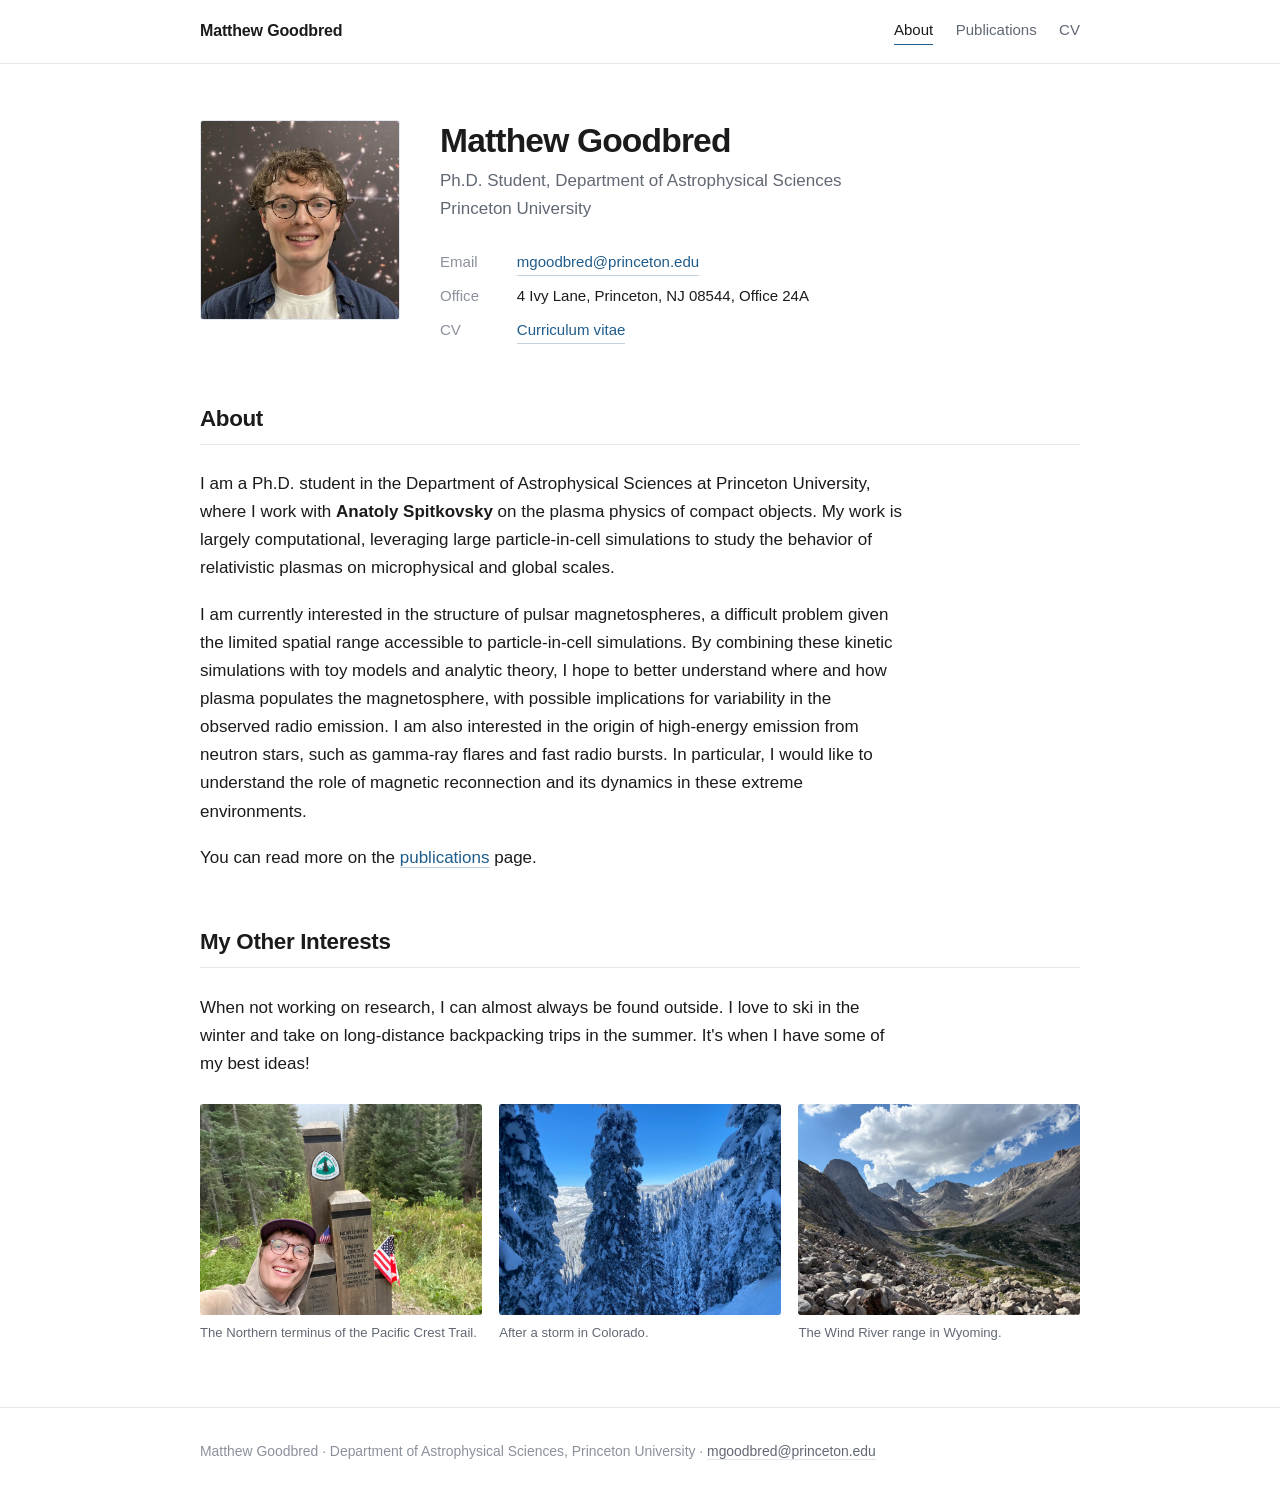
<file: index.html>
<!DOCTYPE html>
<html lang="en">
<head>
<meta charset="utf-8">
<meta name="viewport" content="width=device-width, initial-scale=1">
<title>Matthew Goodbred</title>
<meta name="description" content="Matthew Goodbred — Ph.D. student in Astrophysical Sciences at Princeton University, studying the plasma physics of pulsar magnetospheres and relativistic magnetic reconnection.">
<link rel="stylesheet" href="assets/css/style.css">
</head>
<body>

<header class="site-header">
  <div class="wrap">
    <a class="brand" href="index.html">Matthew Goodbred</a>
    <nav class="nav">
      <a href="index.html" aria-current="page">About</a>
      <!-- <a href="research.html">Research</a> -->
      <a href="publications.html">Publications</a>
      <a href="cv.html">CV</a>
    </nav>
  </div>
</header>

<main>
  <div class="wrap">

    <div class="hero">
      <img class="portrait" src="assets/img/portrait.jpg" alt="Matthew Goodbred">

      <div>
        <h1>Matthew Goodbred</h1>
        <p class="affil">
          <span>Ph.D. Student, Department of Astrophysical Sciences</span>
          <span>Princeton University</span>
        </p>
        <ul class="contact-list">
          <li><span class="label">Email</span> <a href="mailto:mgoodbred@princeton.edu">mgoodbred@princeton.edu</a></li>
          <li><span class="label">Office</span> <span>4 Ivy Lane, Princeton, NJ 08544, Office 24A</span></li>
          <li><span class="label">CV</span> <a href="cv.html">Curriculum vitae</a></li>
          <!-- Add when you have them:
          <li><span class="label">Scholar</span> <a href="">Google Scholar</a></li>
          <li><span class="label">ADS</span> <a href="">NASA ADS</a></li>
          <li><span class="label">ORCID</span> <a href="">0000-0000-0000-0000</a></li>
          <li><span class="label">GitHub</span> <a href="">@matthewgoodbred</a></li>
          -->
        </ul>
      </div>
    </div>

    <section>
      <h2 class="section-title">About</h2>
      <div class="prose">
        <p>
          I am a Ph.D. student in the Department of Astrophysical Sciences at Princeton
          University, where I work with <strong>Anatoly Spitkovsky</strong> on the plasma
          physics of compact objects. My work is largely computational, leveraging large particle-in-cell simulations
           to study the behavior of relativistic plasmas on microphysical and global scales.
           <!-- I run large
          three-dimensional particle-in-cell simulations to follow the behavior of
          relativistic plasmas from the scale of individual particle orbits up to the
          global structure of a neutron star's magnetosphere. -->
        </p>
        <p>
          I am currently interested in the structure of pulsar magnetospheres, a difficult problem 
          given the limited spatial range accessible to particle-in-cell simulations. By combining these 
          kinetic simulations with toy models and analytic theory, I hope to better understand where and how 
          plasma populates the magnetosphere, with possible implications for variability in the observed radio emission. 
          I am also interested in the origin of high-energy emission from neutron stars, such as gamma-ray flares and fast radio bursts.
          In particular, I would like to understand the role of magnetic reconnection and its dynamics in these extreme environments. 

          <!-- Right now I am most interested in what happens inside the closed zone of a
          pulsar magnetosphere — how the trapped charge settles into a disk-dome
          equilibrium, how the diocotron instability breaks that equilibrium, and how the
          resulting slow transport of charge across field lines might show up in the
          radio emission we actually observe. Before Princeton I worked on the theory of
          relativistic magnetic reconnection, which remains a central thread in my
          research. -->
        </p>
        <p>
          <!-- I did my undergraduate work at Dartmouth College, graduating with high honors in
          physics in 2023, where I worked with <strong>Yi-Hsin Liu</strong> on the
          first-principles theory of the reconnection rate.  -->
          <!-- You can read more on the
          <a href="research.html">research</a> and <a href="publications.html">publications</a>
          pages. -->
          You can read more on the <a href="publications.html">publications</a> page.
        </p>
      </div>
    </section>

    <section>
      <h2 class="section-title">My Other Interests</h2>
      <div class="prose">
        <p>
          When not working on research, I can almost always be found outside. 
          I love to ski in the winter and take on long-distance backpacking trips in the summer.
          It's when I have some of my best ideas!
        </p>
      </div>

      <div class="photo-grid">
        <!-- Replace each src with your own photo and rewrite the captions.
             Any aspect ratio works; they are cropped to 4:3. -->
        <figure>
          <img src="assets/img/pct.png" alt="PCT">
          <figcaption>The Northern terminus of the Pacific Crest Trail.</figcaption>
        </figure>
        <figure>
          <img src="assets/img/snow_small.png" alt="Snow">
          <figcaption>After a storm in Colorado.</figcaption>
        </figure>
        <figure>
          <img src="assets/img/winds_small.png" alt="Winds">
          <figcaption>The Wind River range in Wyoming.</figcaption>
        </figure>
      </div>
    </section>

  </div>
</main>

<footer class="site-footer">
  <div class="wrap">
    Matthew Goodbred · Department of Astrophysical Sciences, Princeton University ·
    <a href="mailto:mgoodbred@princeton.edu">mgoodbred@princeton.edu</a>
  </div>
</footer>

</body>
</html>
</file>
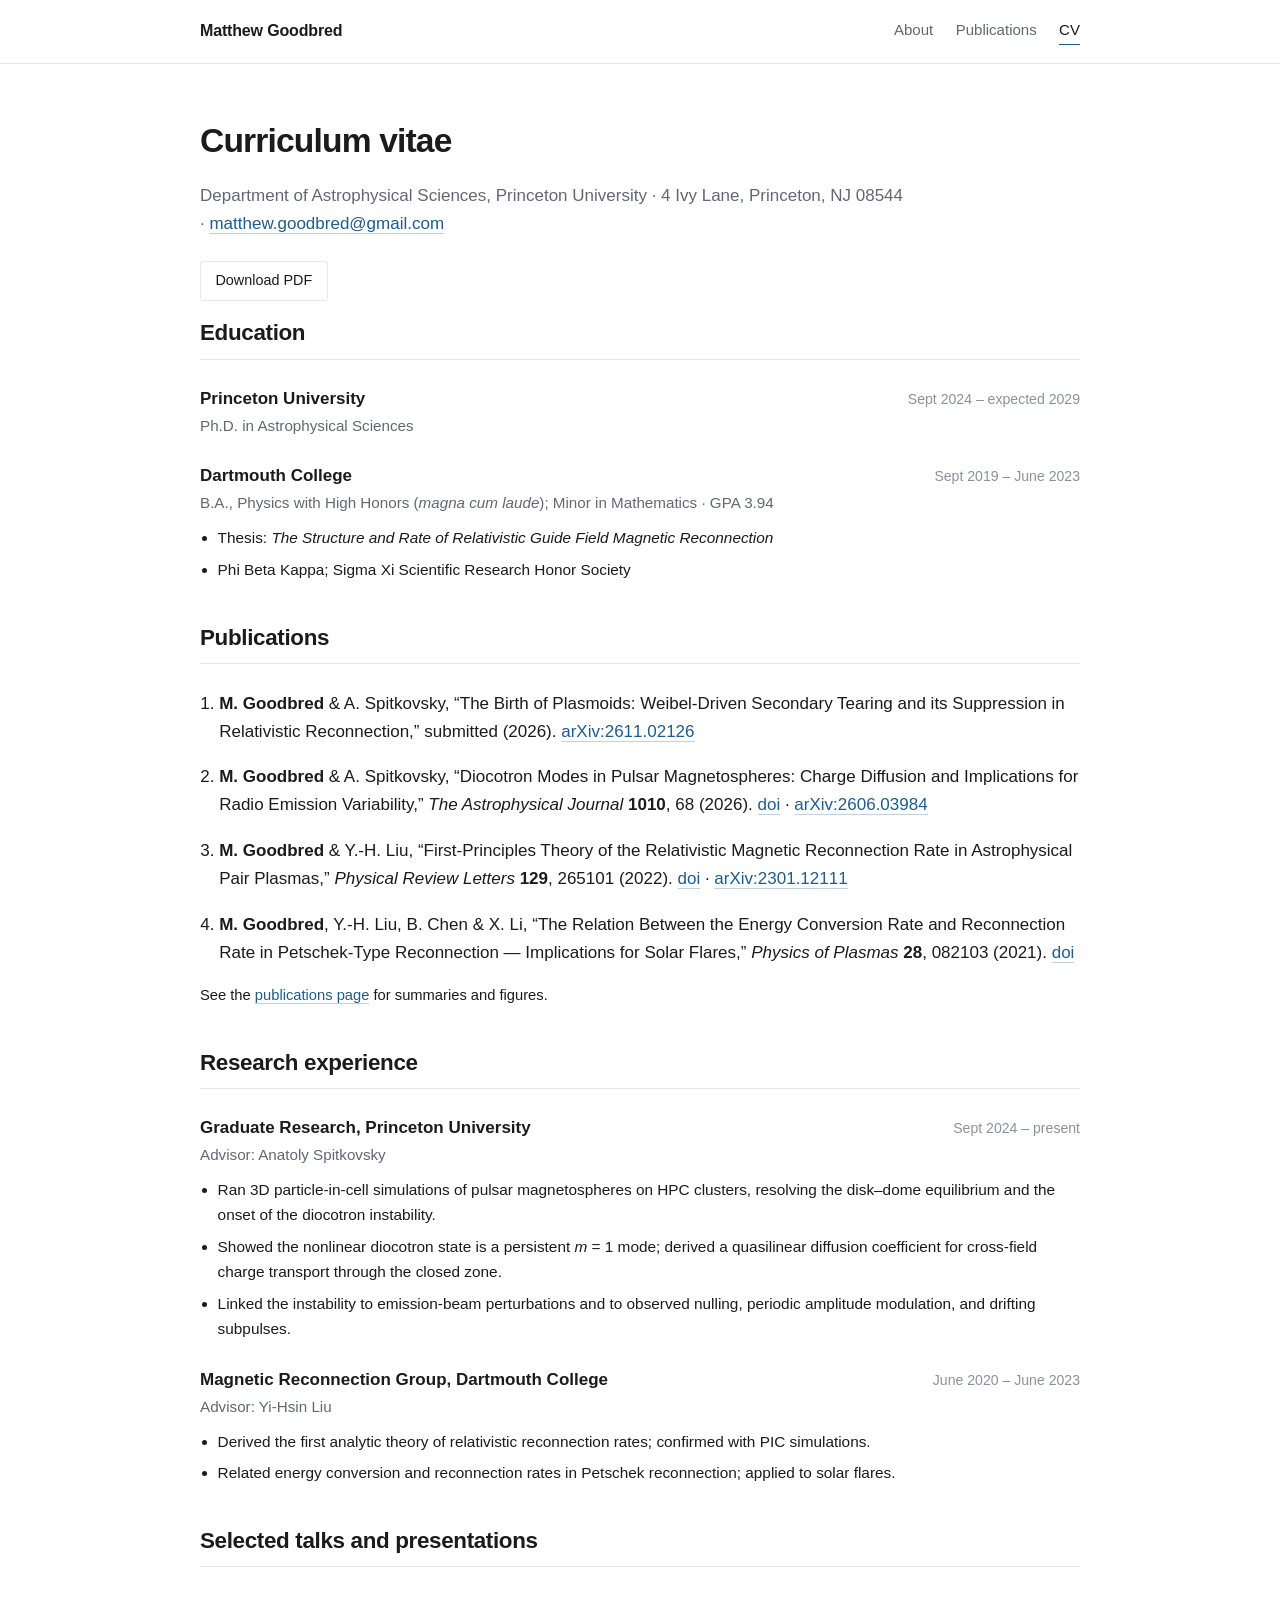
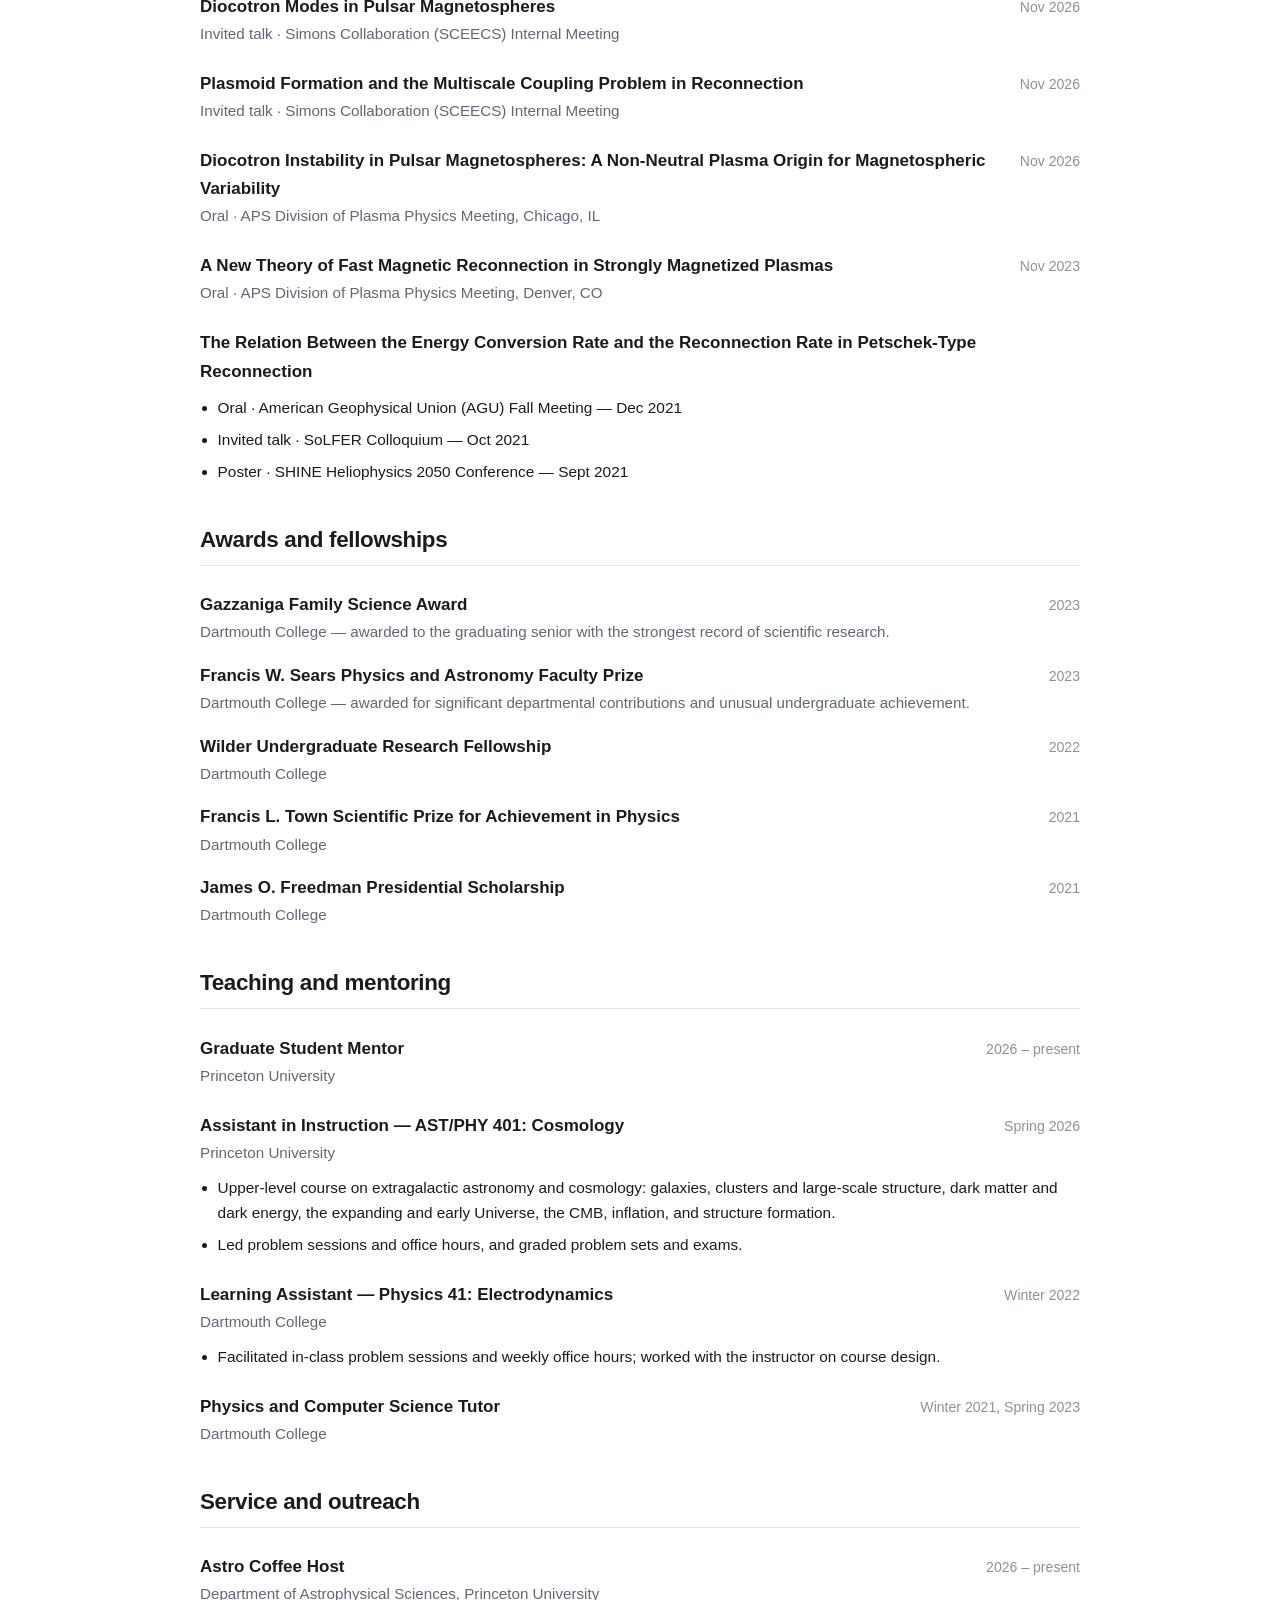
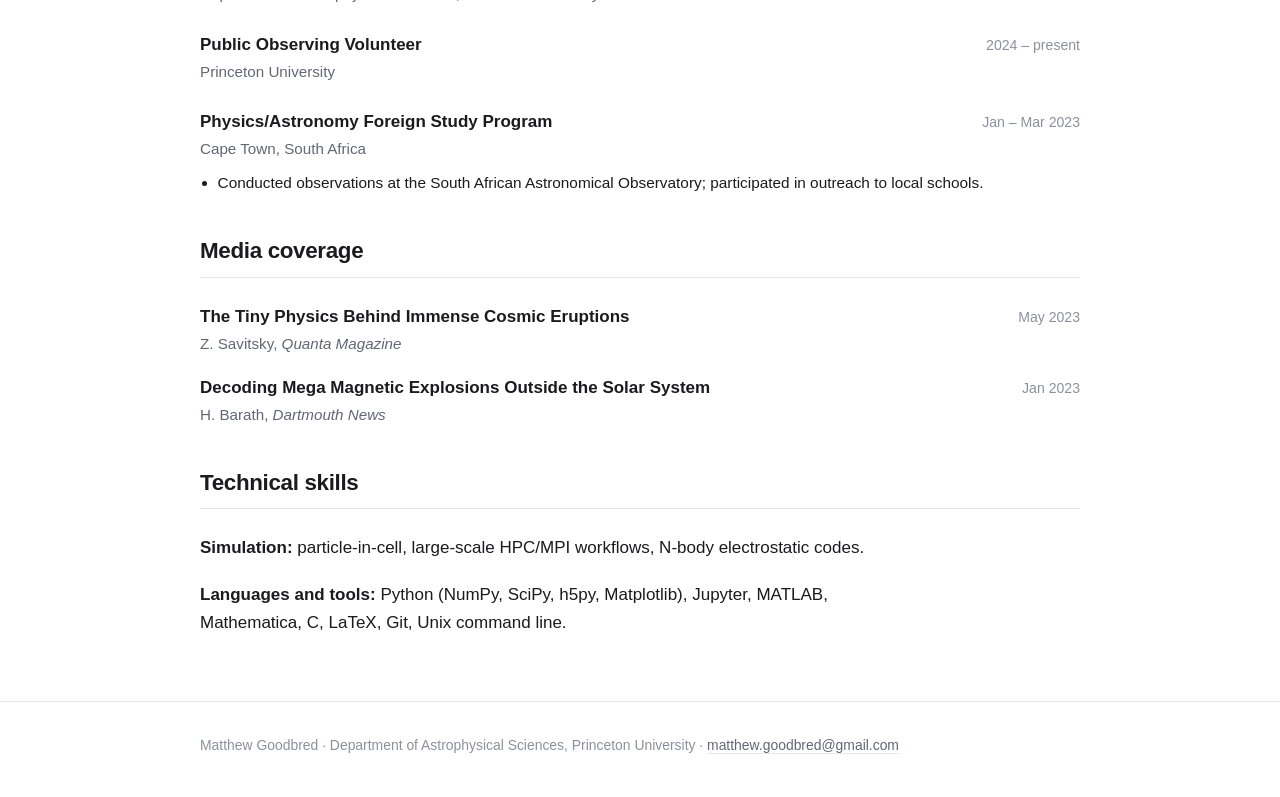
<file: cv.html>
<!DOCTYPE html>
<html lang="en">
<head>
<meta charset="utf-8">
<meta name="viewport" content="width=device-width, initial-scale=1">
<title>CV — Matthew Goodbred</title>
<meta name="description" content="Curriculum vitae of Matthew Goodbred, Ph.D. student in Astrophysical Sciences at Princeton University.">
<link rel="stylesheet" href="assets/css/style.css">
</head>
<body>

<header class="site-header">
  <div class="wrap">
    <a class="brand" href="index.html">Matthew Goodbred</a>
    <nav class="nav">
      <a href="index.html">About</a>
      <!-- <a href="research.html">Research</a> -->
      <a href="publications.html">Publications</a>
      <a href="cv.html" aria-current="page">CV</a>
    </nav>
  </div>
</header>

<main>
  <div class="wrap">

    <h1>Curriculum vitae</h1>
    <p class="prose" style="color:var(--muted)">
      Department of Astrophysical Sciences, Princeton University ·
      4 Ivy Lane, Princeton, NJ 08544 ·
      <a href="mailto:matthew.goodbred@gmail.com">matthew.goodbred@gmail.com</a>
    </p>
    <p style="margin-top:1.4rem">
      <a class="download" href="assets/cv/Goodbred_CV.pdf">Download PDF</a>
    </p>

    <section class="cv-section">
      <h2 class="section-title">Education</h2>

      <div class="cv-entry">
        <div class="cv-head">
          <span class="what">Princeton University</span>
          <span class="when">Sept 2024 – expected 2029</span>
        </div>
        <div class="cv-sub">Ph.D. in Astrophysical Sciences</div>
      </div>

      <div class="cv-entry">
        <div class="cv-head">
          <span class="what">Dartmouth College</span>
          <span class="when">Sept 2019 – June 2023</span>
        </div>
        <div class="cv-sub">
          B.A., Physics with High Honors (<em>magna cum laude</em>); Minor in Mathematics · GPA 3.94
        </div>
        <ul>
          <li>Thesis: <em>The Structure and Rate of Relativistic Guide Field Magnetic Reconnection</em></li>
          <li>Phi Beta Kappa; Sigma Xi Scientific Research Honor Society</li>
        </ul>
      </div>
    </section>

    <section class="cv-section">
      <h2 class="section-title">Publications</h2>
      <ol class="cv-list" style="list-style:decimal;padding-left:1.2rem">
        <li>
          <strong>M. Goodbred</strong> &amp; A. Spitkovsky, “The Birth of Plasmoids:
          Weibel-Driven Secondary Tearing and its Suppression in Relativistic Reconnection,”
          submitted (2026).
          <a href="https://arxiv.org/abs/2611.02126">arXiv:2611.02126</a>
        </li>
        <li>
          <strong>M. Goodbred</strong> &amp; A. Spitkovsky, “Diocotron Modes in Pulsar
          Magnetospheres: Charge Diffusion and Implications for Radio Emission Variability,”
          <em>The Astrophysical Journal</em> <strong>1010</strong>, 68 (2026).
          <a href="https://doi.org/10.3847/1538-4357/ae9feb">doi</a> ·
          <a href="https://arxiv.org/abs/2606.03984">arXiv:2606.03984</a>
        </li>
        <li>
          <strong>M. Goodbred</strong> &amp; Y.-H. Liu, “First-Principles Theory of the
          Relativistic Magnetic Reconnection Rate in Astrophysical Pair Plasmas,”
          <em>Physical Review Letters</em> <strong>129</strong>, 265101 (2022).
          <a href="https://doi.org/10.1103/PhysRevLett.129.265101">doi</a> ·
          <a href="https://arxiv.org/abs/2301.12111">arXiv:2301.12111</a>
        </li>
        <li>
          <strong>M. Goodbred</strong>, Y.-H. Liu, B. Chen &amp; X. Li, “The Relation Between
          the Energy Conversion Rate and Reconnection Rate in Petschek-Type Reconnection —
          Implications for Solar Flares,”
          <em>Physics of Plasmas</em> <strong>28</strong>, 082103 (2021).
          <a href="https://doi.org/10.1063/5.0050557">doi</a>
        </li>
      </ol>
      <p style="margin-top:1rem;font-size:0.92rem">
        See the <a href="publications.html">publications page</a> for summaries and figures.
      </p>
    </section>

    <section class="cv-section">
      <h2 class="section-title">Research experience</h2>

      <div class="cv-entry">
        <div class="cv-head">
          <span class="what">Graduate Research, Princeton University</span>
          <span class="when">Sept 2024 – present</span>
        </div>
        <div class="cv-sub">Advisor: Anatoly Spitkovsky</div>
        <ul>
          <li>
            Ran 3D particle-in-cell simulations of pulsar magnetospheres on HPC clusters,
            resolving the disk–dome equilibrium and the onset of the diocotron instability.
          </li>
          <li>
            Showed the nonlinear diocotron state is a persistent <em>m</em>&nbsp;=&nbsp;1 mode;
            derived a quasilinear diffusion coefficient for cross-field charge transport
            through the closed zone.
          </li>
          <li>
            Linked the instability to emission-beam perturbations and to observed nulling,
            periodic amplitude modulation, and drifting subpulses.
          </li>
        </ul>
      </div>

      <div class="cv-entry">
        <div class="cv-head">
          <span class="what">Magnetic Reconnection Group, Dartmouth College</span>
          <span class="when">June 2020 – June 2023</span>
        </div>
        <div class="cv-sub">Advisor: Yi-Hsin Liu</div>
        <ul>
          <li>
            Derived the first analytic theory of relativistic reconnection rates; confirmed
            with PIC simulations.
          </li>
          <li>
            Related energy conversion and reconnection rates in Petschek reconnection;
            applied to solar flares.
          </li>
        </ul>
      </div>
    </section>

    <section class="cv-section">
      <h2 class="section-title">Selected talks and presentations</h2>

      <div class="cv-entry">
        <div class="cv-head">
          <span class="what">Diocotron Modes in Pulsar Magnetospheres</span>
          <span class="when">Nov 2026</span>
        </div>
        <div class="cv-sub">Invited talk · Simons Collaboration (SCEECS) Internal Meeting</div>
      </div>

      <div class="cv-entry">
        <div class="cv-head">
          <span class="what">Plasmoid Formation and the Multiscale Coupling Problem in Reconnection</span>
          <span class="when">Nov 2026</span>
        </div>
        <div class="cv-sub">Invited talk · Simons Collaboration (SCEECS) Internal Meeting</div>
      </div>

      <div class="cv-entry">
        <div class="cv-head">
          <span class="what">Diocotron Instability in Pulsar Magnetospheres: A Non-Neutral Plasma Origin for Magnetospheric Variability</span>
          <span class="when">Nov 2026</span>
        </div>
        <div class="cv-sub">Oral · APS Division of Plasma Physics Meeting, Chicago, IL</div>
      </div>

      <div class="cv-entry">
        <div class="cv-head">
          <span class="what">A New Theory of Fast Magnetic Reconnection in Strongly Magnetized Plasmas</span>
          <span class="when">Nov 2023</span>
        </div>
        <div class="cv-sub">Oral · APS Division of Plasma Physics Meeting, Denver, CO</div>
      </div>

      <div class="cv-entry">
        <div class="cv-head">
          <span class="what">The Relation Between the Energy Conversion Rate and the Reconnection Rate in Petschek-Type Reconnection</span>
        </div>
        <ul>
          <li>Oral · American Geophysical Union (AGU) Fall Meeting — Dec 2021</li>
          <li>Invited talk · SoLFER Colloquium — Oct 2021</li>
          <li>Poster · SHINE Heliophysics 2050 Conference — Sept 2021</li>
        </ul>
      </div>
    </section>

    <section class="cv-section">
      <h2 class="section-title">Awards and fellowships</h2>
      <ul class="cv-list">
        <li>
          <div class="cv-head"><span class="what">Gazzaniga Family Science Award</span><span class="when">2023</span></div>
          <div class="cv-sub">Dartmouth College — awarded to the graduating senior with the strongest record of scientific research.</div>
        </li>
        <li>
          <div class="cv-head"><span class="what">Francis W. Sears Physics and Astronomy Faculty Prize</span><span class="when">2023</span></div>
          <div class="cv-sub">Dartmouth College — awarded for significant departmental contributions and unusual undergraduate achievement.</div>
        </li>
        <li>
          <div class="cv-head"><span class="what">Wilder Undergraduate Research Fellowship</span><span class="when">2022</span></div>
          <div class="cv-sub">Dartmouth College</div>
        </li>
        <li>
          <div class="cv-head"><span class="what">Francis L. Town Scientific Prize for Achievement in Physics</span><span class="when">2021</span></div>
          <div class="cv-sub">Dartmouth College</div>
        </li>
        <li>
          <div class="cv-head"><span class="what">James O. Freedman Presidential Scholarship</span><span class="when">2021</span></div>
          <div class="cv-sub">Dartmouth College</div>
        </li>
      </ul>
    </section>

    <section class="cv-section">
      <h2 class="section-title">Teaching and mentoring</h2>

      <div class="cv-entry">
        <div class="cv-head">
          <span class="what">Graduate Student Mentor</span>
          <span class="when">2026 – present</span>
        </div>
        <div class="cv-sub">Princeton University</div>
      </div>

      <div class="cv-entry">
        <div class="cv-head">
          <span class="what">Assistant in Instruction — AST/PHY 401: Cosmology</span>
          <span class="when">Spring 2026</span>
        </div>
        <div class="cv-sub">Princeton University</div>
        <ul>
          <li>
            Upper-level course on extragalactic astronomy and cosmology: galaxies, clusters
            and large-scale structure, dark matter and dark energy, the expanding and early
            Universe, the CMB, inflation, and structure formation.
          </li>
          <li>Led problem sessions and office hours, and graded problem sets and exams.</li>
        </ul>
      </div>

      <div class="cv-entry">
        <div class="cv-head">
          <span class="what">Learning Assistant — Physics 41: Electrodynamics</span>
          <span class="when">Winter 2022</span>
        </div>
        <div class="cv-sub">Dartmouth College</div>
        <ul>
          <li>
            Facilitated in-class problem sessions and weekly office hours; worked with the
            instructor on course design.
          </li>
        </ul>
      </div>

      <div class="cv-entry">
        <div class="cv-head">
          <span class="what">Physics and Computer Science Tutor</span>
          <span class="when">Winter 2021, Spring 2023</span>
        </div>
        <div class="cv-sub">Dartmouth College</div>
      </div>
    </section>

    <section class="cv-section">
      <h2 class="section-title">Service and outreach</h2>

      <div class="cv-entry">
        <div class="cv-head">
          <span class="what">Astro Coffee Host</span>
          <span class="when">2026 – present</span>
        </div>
        <div class="cv-sub">Department of Astrophysical Sciences, Princeton University</div>
      </div>

      <div class="cv-entry">
        <div class="cv-head">
          <span class="what">Public Observing Volunteer</span>
          <span class="when">2024 – present</span>
        </div>
        <div class="cv-sub">Princeton University</div>
      </div>

      <div class="cv-entry">
        <div class="cv-head">
          <span class="what">Physics/Astronomy Foreign Study Program</span>
          <span class="when">Jan – Mar 2023</span>
        </div>
        <div class="cv-sub">Cape Town, South Africa</div>
        <ul>
          <li>
            Conducted observations at the South African Astronomical Observatory;
            participated in outreach to local schools.
          </li>
        </ul>
      </div>
    </section>

    <section class="cv-section">
      <h2 class="section-title">Media coverage</h2>
      <ul class="cv-list">
        <li>
          <div class="cv-head"><span class="what">The Tiny Physics Behind Immense Cosmic Eruptions</span><span class="when">May 2023</span></div>
          <div class="cv-sub">Z. Savitsky, <em>Quanta Magazine</em></div>
        </li>
        <li>
          <div class="cv-head"><span class="what">Decoding Mega Magnetic Explosions Outside the Solar System</span><span class="when">Jan 2023</span></div>
          <div class="cv-sub">H. Barath, <em>Dartmouth News</em></div>
        </li>
      </ul>
    </section>

    <section class="cv-section">
      <h2 class="section-title">Technical skills</h2>
      <div class="prose">
        <p>
          <strong>Simulation:</strong> particle-in-cell, large-scale HPC/MPI workflows,
          N-body electrostatic codes.
        </p>
        <p>
          <strong>Languages and tools:</strong> Python (NumPy, SciPy, h5py, Matplotlib),
          Jupyter, MATLAB, Mathematica, C, LaTeX, Git, Unix command line.
        </p>
      </div>
    </section>

  </div>
</main>

<footer class="site-footer">
  <div class="wrap">
    Matthew Goodbred · Department of Astrophysical Sciences, Princeton University ·
    <a href="mailto:matthew.goodbred@gmail.com">matthew.goodbred@gmail.com</a>
  </div>
</footer>

</body>
</html>
</file>
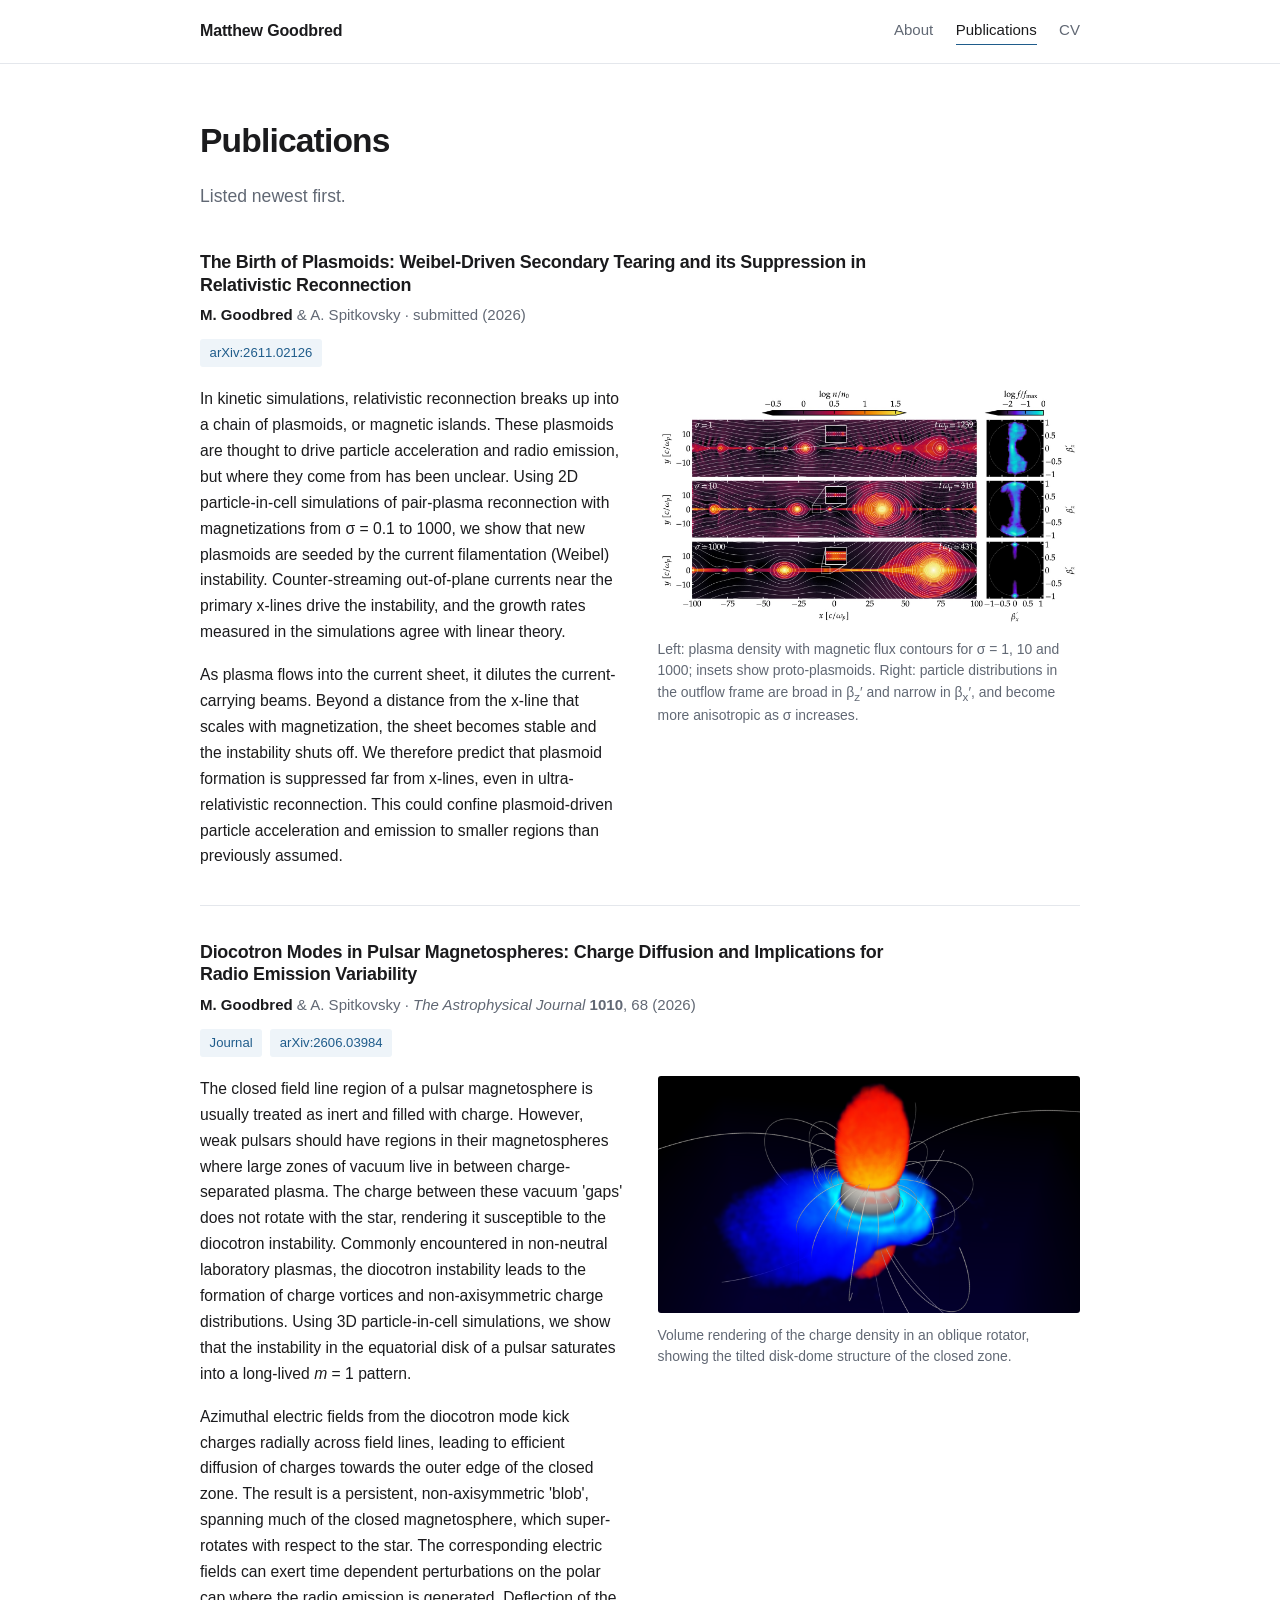
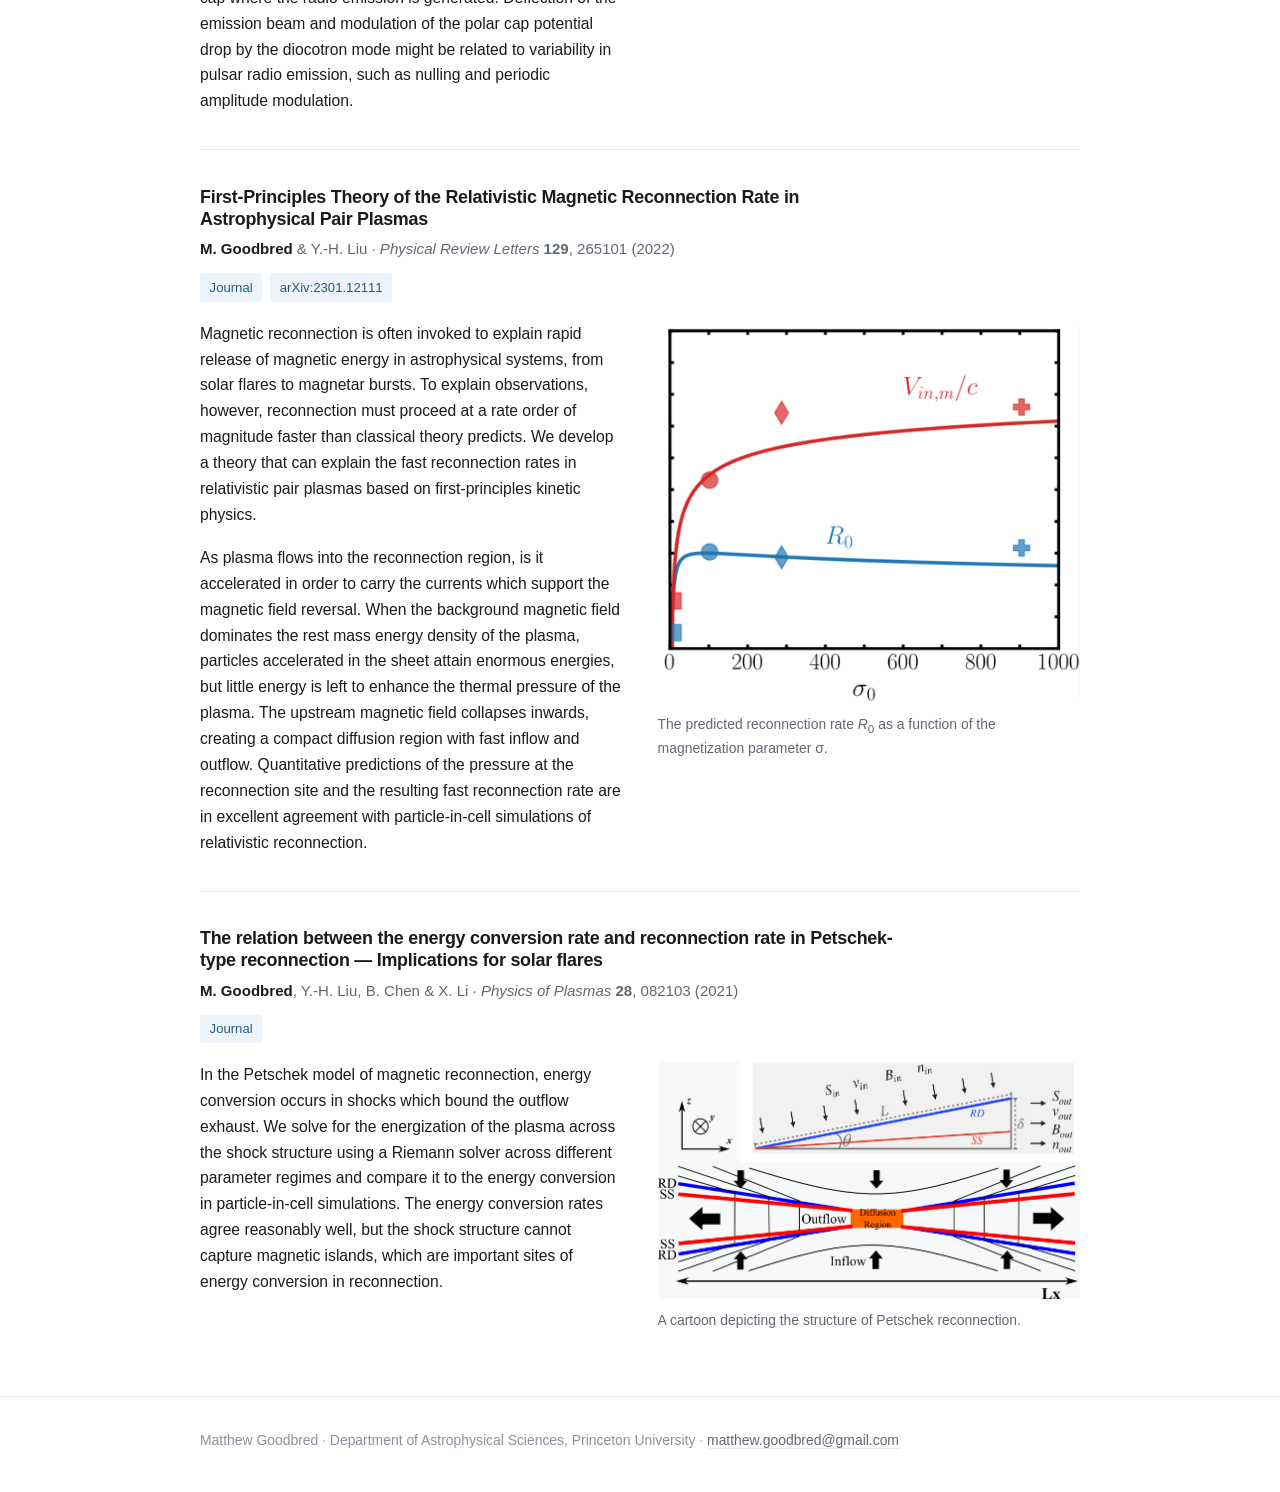
<file: publications.html>
<!DOCTYPE html>
<html lang="en">
<head>
<meta charset="utf-8">
<meta name="viewport" content="width=device-width, initial-scale=1">
<title>Publications — Matthew Goodbred</title>
<meta name="description" content="Publications by Matthew Goodbred on pulsar magnetospheres and relativistic magnetic reconnection.">
<link rel="stylesheet" href="assets/css/style.css">
</head>
<body>

<header class="site-header">
  <div class="wrap">
    <a class="brand" href="index.html">Matthew Goodbred</a>
    <nav class="nav">
      <a href="index.html">About</a>
      <!-- <a href="research.html">Research</a> -->
      <a href="publications.html" aria-current="page">Publications</a>
      <a href="cv.html">CV</a>
    </nav>
  </div>
</header>

<main>
  <div class="wrap">

    <h1>Publications</h1>
    <div class="prose">
      <p class="lead">Listed newest first.</p>
    </div>

    <div style="margin-top:2.5rem">

      <!-- ============================================================
           PUBLICATION TEMPLATE — copy this block to add a new paper.

           <article class="pub">
             <h2 class="pub-title">Title</h2>
             <p class="pub-meta">
               <span class="me">M. Goodbred</span>, Co-author ·
               <em>Journal</em> <strong>vol</strong>, page (year)
             </p>
             <div class="pub-links">
               <a href="">arXiv</a><a href="">Journal</a><a href="">ADS</a>
             </div>
             <div class="pub-body">
               <div class="pub-desc"><p>Plain-language description.</p></div>
               <figure>
                 <img src="assets/img/xxx.png" alt="">
                 <figcaption>Caption.</figcaption>
               </figure>
             </div>
           </article>
           ============================================================ -->

      <article class="pub">
        <h2 class="pub-title">
          The Birth of Plasmoids: Weibel-Driven Secondary Tearing and its Suppression in
          Relativistic Reconnection
        </h2>
        <p class="pub-meta">
          <span class="me">M. Goodbred</span> &amp; A. Spitkovsky ·
          submitted (2026)
        </p>
        <div class="pub-links">
          <a href="https://arxiv.org/abs/2611.02126">arXiv:2611.02126</a>
        </div>
        <div class="pub-body">
          <div class="pub-desc">
            <!-- TODO: edit freely — this is a draft description. -->
            <p>
              In kinetic simulations, relativistic reconnection breaks up into a chain of
              plasmoids, or magnetic islands. These plasmoids are thought to drive particle
              acceleration and radio emission, but where they come from has been unclear.
              Using 2D particle-in-cell simulations of pair-plasma reconnection with
              magnetizations from &sigma; = 0.1 to 1000, we show that new plasmoids are seeded by
              the current filamentation (Weibel) instability. Counter-streaming out-of-plane
              currents near the primary x-lines drive the instability, and the growth rates
              measured in the simulations agree with linear theory.
            </p>
            <p>
              As plasma flows into the current sheet, it dilutes the current-carrying beams.
              Beyond a distance from the x-line that scales with magnetization, the sheet
              becomes stable and the instability shuts off. We therefore predict that plasmoid
              formation is suppressed far from x-lines, even in ultra-relativistic
              reconnection. This could confine plasmoid-driven particle acceleration and
              emission to smaller regions than previously assumed.
            </p>
          </div>
          <figure>
            <img src="assets/img/plasmoid_birth.jpg"
                 alt="Plasma density in reconnecting current sheets at three magnetizations, with magnetic
                 field lines, insets of proto-plasmoids, and velocity distributions of particles in the sheet.">
            <figcaption>
              Left: plasma density with magnetic flux contours for &sigma; = 1, 10 and 1000; insets
              show proto-plasmoids. Right: particle distributions in the outflow frame are broad
              in &beta;<sub>z</sub>&prime; and narrow in &beta;<sub>x</sub>&prime;, and become more
              anisotropic as &sigma; increases.
            </figcaption>
          </figure>
        </div>
      </article>

      <article class="pub">
        <h2 class="pub-title">
          Diocotron Modes in Pulsar Magnetospheres: Charge Diffusion and Implications for
          Radio Emission Variability
        </h2>
        <p class="pub-meta">
          <span class="me">M. Goodbred</span> &amp; A. Spitkovsky ·
          <em>The Astrophysical Journal</em> <strong>1010</strong>, 68 (2026)
        </p>
        <div class="pub-links">
          <a href="https://doi.org/10.3847/1538-4357/ae9feb">Journal</a>
          <a href="https://arxiv.org/abs/2606.03984">arXiv:2606.03984</a>
        </div>
        <div class="pub-body">
          <div class="pub-desc">
            <p>
              The closed field line region of a pulsar magnetosphere is usually treated as inert and filled
              with charge. 
              However, weak pulsars should have regions in their magnetospheres where large zones of vacuum 
              live in between charge-separated plasma. The charge between these vacuum 'gaps' does not rotate 
              with the star, rendering it susceptible to the diocotron instability. Commonly encountered in non-neutral
              laboratory plasmas, the diocotron instability leads to the formation of charge vortices and non-axisymmetric 
              charge distributions.
              Using 3D particle-in-cell simulations, we show that the instability in the equatorial disk of a pulsar saturates into a long-lived
              <em>m</em> = 1 pattern.
            </p>
            <p>
              Azimuthal electric fields from the diocotron mode kick charges radially across field lines,
              leading to efficient diffusion of charges towards the outer edge of the closed zone. 
              The result is a persistent, non-axisymmetric 'blob', spanning much of the closed magnetosphere, which super-rotates 
              with respect to the star. The corresponding electric fields can exert time dependent perturbations on 
              the polar cap where the radio emission is generated. Deflection of the emission beam and modulation of 
              the polar cap potential drop by the diocotron mode might be related to variability in pulsar radio emission,
              such as nulling and periodic amplitude modulation.
             
            </p>
          </div>
          <figure>
            <!-- Swap this for the figure you actually want here. -->
            <img src="assets/img/pulsar-tilted.png"
                 alt="Volume rendering of an oblique pulsar magnetosphere from a 3D particle-in-cell simulation. The equatorial disk (blue)
                 is sliced to show the internal structure.">
            <figcaption>
              <!-- TODO: replace with the real caption. -->
              Volume rendering of the charge density in an oblique rotator, showing the
              tilted disk-dome structure of the closed zone.
            </figcaption>
          </figure>
        </div>
      </article>

      <article class="pub">
        <h2 class="pub-title">
          First-Principles Theory of the Relativistic Magnetic Reconnection Rate in
          Astrophysical Pair Plasmas
        </h2>
        <p class="pub-meta">
          <span class="me">M. Goodbred</span> &amp; Y.-H. Liu ·
          <em>Physical Review Letters</em> <strong>129</strong>, 265101 (2022)
        </p>
        <div class="pub-links">
          <a href="https://doi.org/10.1103/PhysRevLett.129.265101">Journal</a>
          <a href="https://arxiv.org/abs/2301.12111">arXiv:2301.12111</a>
        </div>
        <div class="pub-body">
          <div class="pub-desc">
            <!-- TODO: edit freely — this is a draft description. -->
            <p>
              Magnetic reconnection is often invoked to explain rapid release of magnetic energy
              in astrophysical systems, from solar flares to magnetar bursts. To explain observations, however,
              reconnection must proceed at a rate order of magnitude faster than classical theory predicts.
              We develop a theory that can explain the fast reconnection rates in relativistic pair plasmas based on 
              first-principles kinetic physics. 
            </p>
            <p>
              As plasma flows into the reconnection region, is it accelerated 
              in order to carry the currents which support the magnetic field reversal. When the background magnetic field 
              dominates the rest mass energy density of the plasma, particles accelerated in the sheet attain enormous energies,
              but little energy is left to enhance the thermal pressure of the plasma. The upstream magnetic field collapses inwards,
              creating a compact diffusion region with fast inflow and outflow. Quantitative predictions of the pressure at the reconnection
              site and the resulting fast reconnection rate are in excellent agreement with particle-in-cell simulations of relativistic reconnection. 
              
            </p>
          </div>
          <figure>
            <img src="assets/img/reconnection_rate.png"
                 alt="Reconnection rate">
            <figcaption>
              The predicted reconnection rate <em> R</em><sub>0</sub> as a function of the magnetization parameter &sigma;.
            </figcaption>
          </figure>
        </div>
      </article>

      <article class="pub">
        <h2 class="pub-title">
          The relation between the energy conversion rate and reconnection rate in
          Petschek-type reconnection — Implications for solar flares
        </h2>
        <p class="pub-meta">
          <span class="me">M. Goodbred</span>, Y.-H. Liu, B. Chen &amp; X. Li ·
          <em>Physics of Plasmas</em> <strong>28</strong>, 082103 (2021)
        </p>
        <div class="pub-links">
          <a href="https://doi.org/10.1063/5.0050557">Journal</a>
          <!-- No arXiv preprint for this one. -->
        </div>
        <div class="pub-body">
          <div class="pub-desc">
            <p>
              In the Petschek model of magnetic reconnection, energy conversion 
              occurs in shocks which bound the outflow exhaust. We solve for the energization
              of the plasma across the shock structure using a Riemann solver across different parameter
              regimes and compare it to the energy conversion in particle-in-cell simulations. 
              The energy conversion rates agree reasonably well, but the shock structure cannot 
              capture magnetic islands, which are important sites of energy conversion in reconnection. 
            </p>
          </div>
          <figure>
            <img src="assets/img/fig1_poprevision.png"
                 alt="Reconnection cartoon">
            <figcaption>A cartoon depicting the structure of Petschek reconnection.</figcaption>
          </figure>
        </div>
      </article>

    </div>

  </div>
</main>

<footer class="site-footer">
  <div class="wrap">
    Matthew Goodbred · Department of Astrophysical Sciences, Princeton University ·
    <a href="mailto:matthew.goodbred@gmail.com">matthew.goodbred@gmail.com</a>
  </div>
</footer>

</body>
</html>
</file>
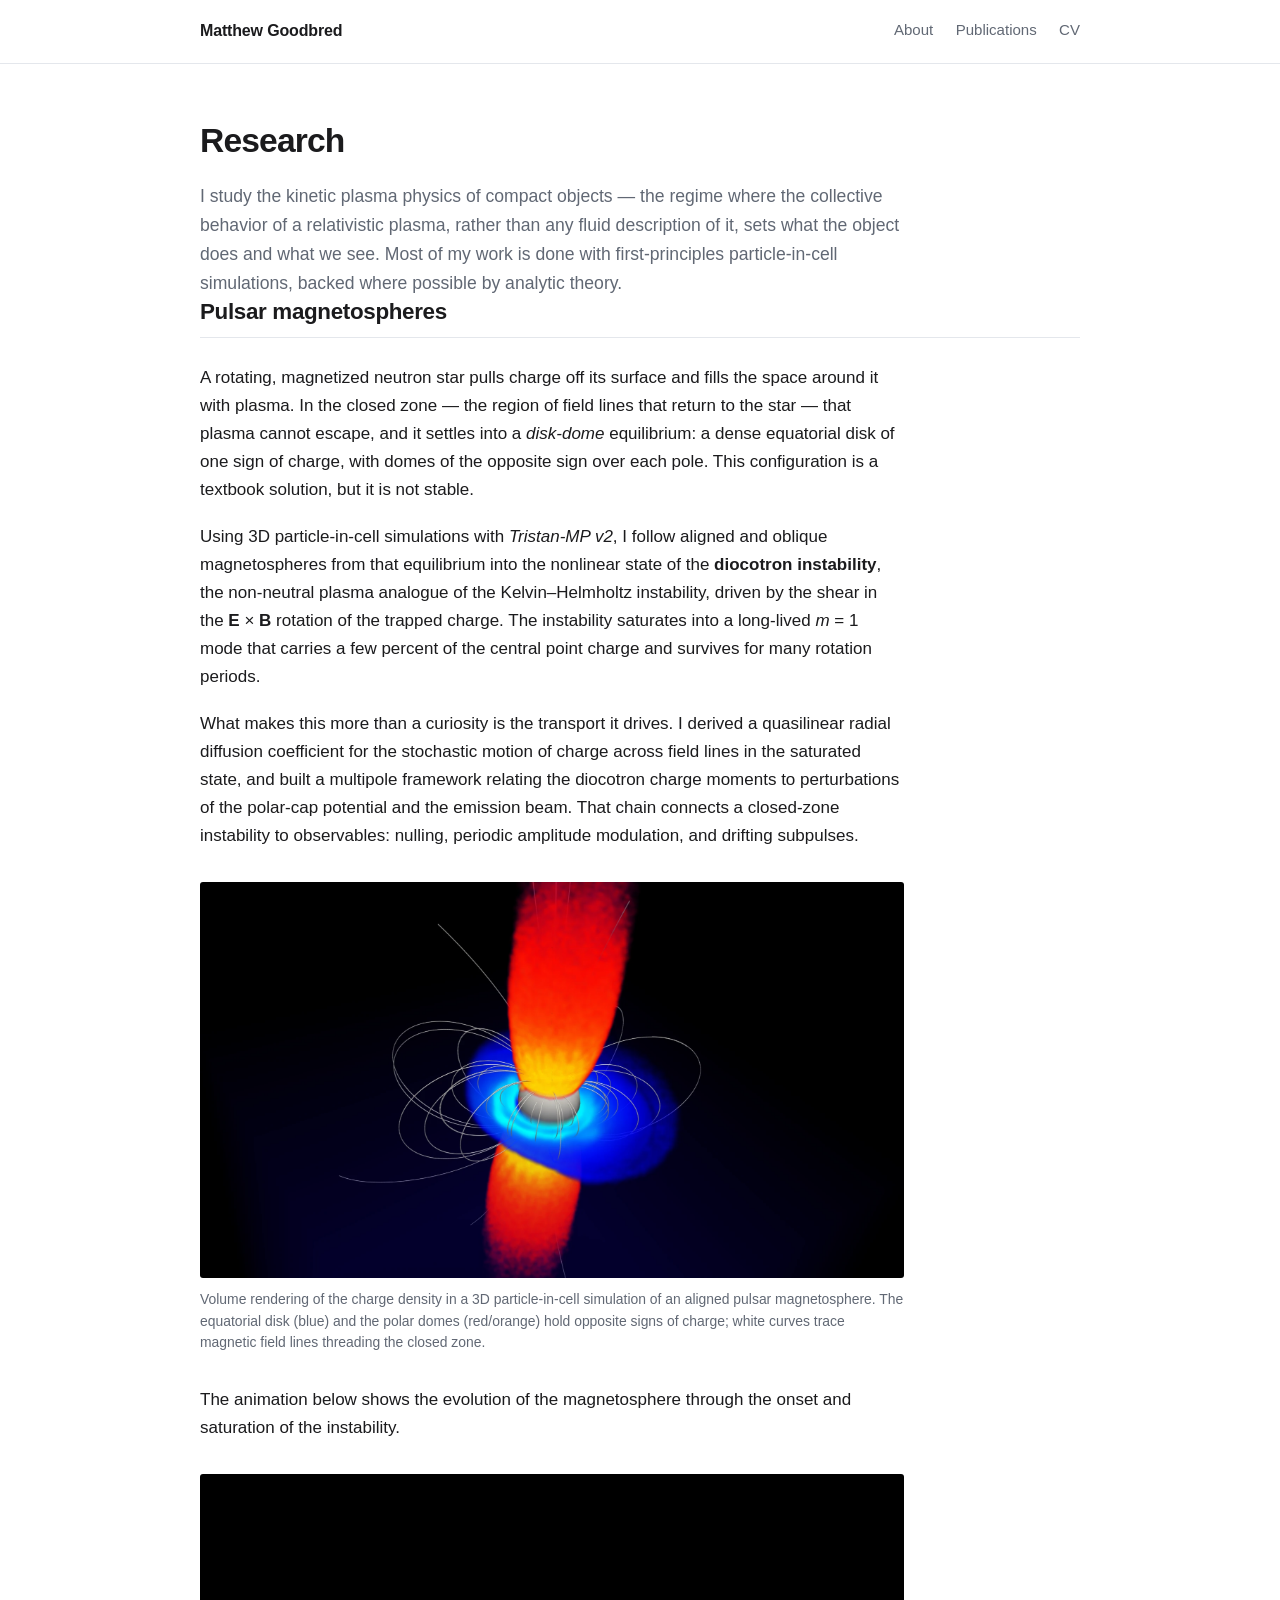
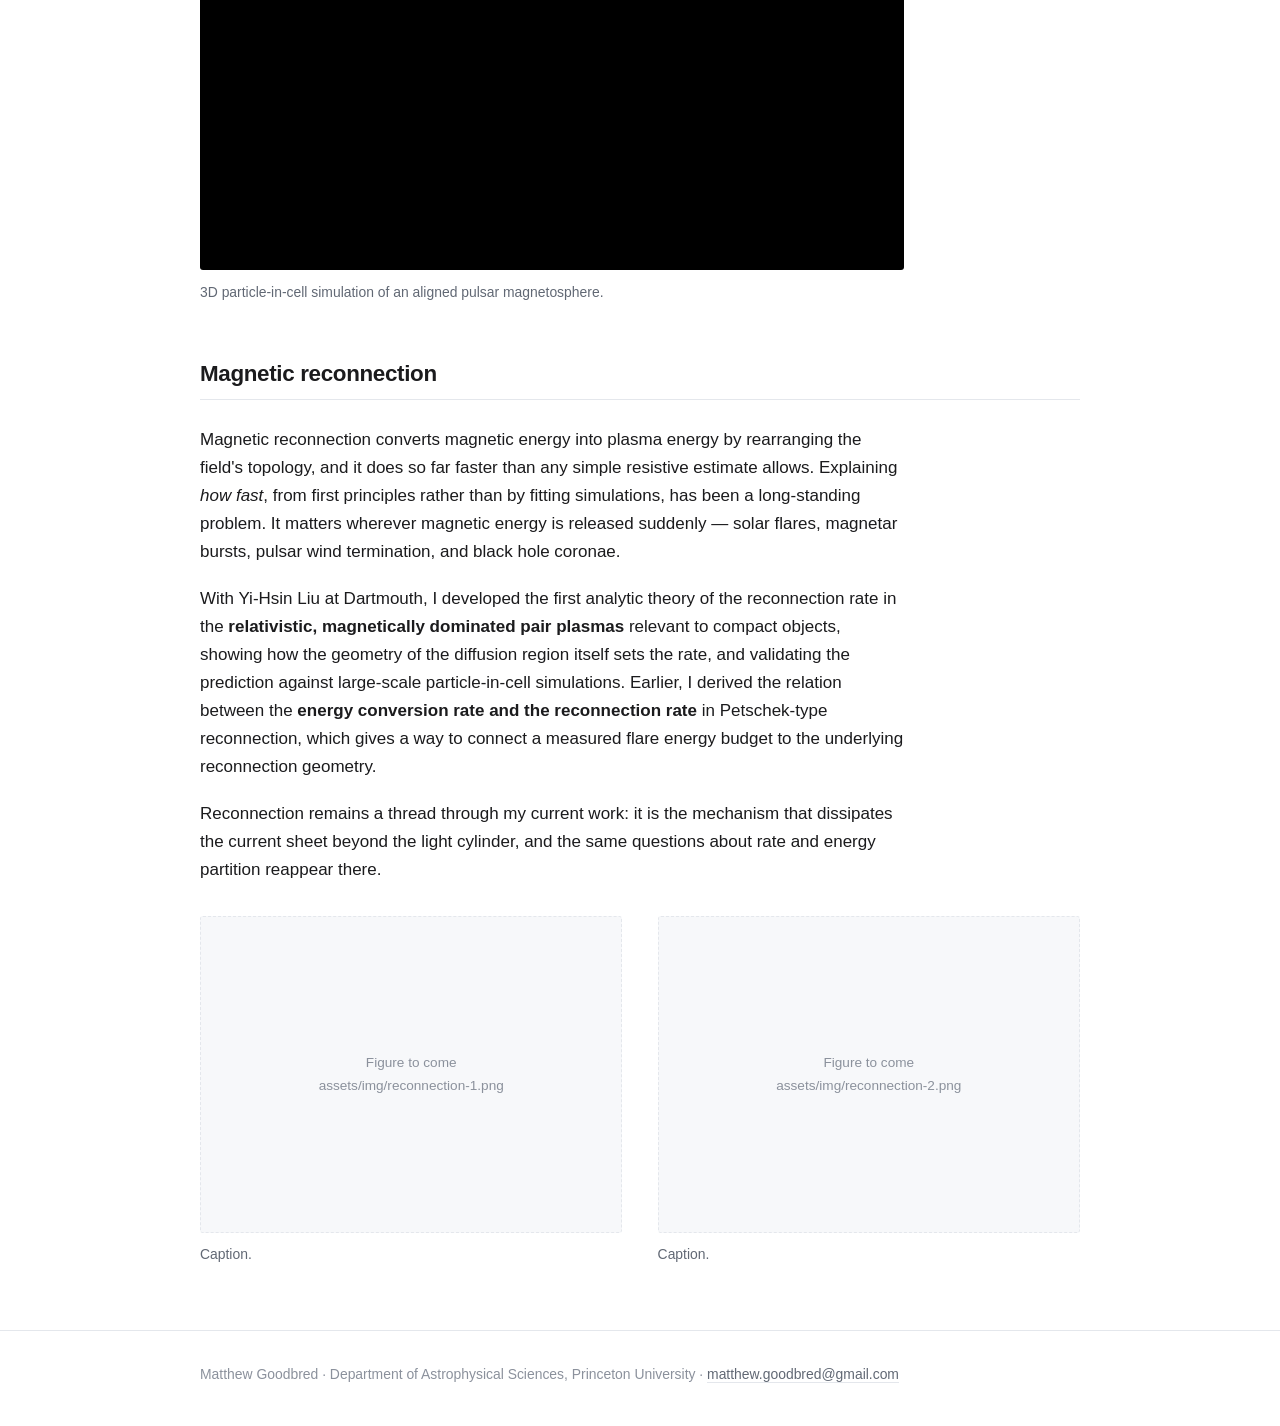
<file: research.html>
<!DOCTYPE html>
<html lang="en">
<head>
<meta charset="utf-8">
<meta name="viewport" content="width=device-width, initial-scale=1">
<title>Research — Matthew Goodbred</title>
<meta name="description" content="Research on pulsar magnetospheres, the diocotron instability, and relativistic magnetic reconnection.">
<link rel="stylesheet" href="assets/css/style.css">
</head>
<body>

<header class="site-header">
  <div class="wrap">
    <a class="brand" href="index.html">Matthew Goodbred</a>
    <nav class="nav">
      <a href="index.html">About</a>
      <!-- <a href="research.html" aria-current="page">Research</a> -->
      <a href="publications.html">Publications</a>
      <a href="cv.html">CV</a>
    </nav>
  </div>
</header>

<main>
  <div class="wrap">

    <h1>Research</h1>
    <div class="prose">
      <p class="lead">
        I study the kinetic plasma physics of compact objects — the regime where the
        collective behavior of a relativistic plasma, rather than any fluid description of
        it, sets what the object does and what we see. Most of my work is done with
        first-principles particle-in-cell simulations, backed where possible by analytic
        theory.
      </p>
    </div>

    <!-- ================= PULSAR MAGNETOSPHERES ================= -->
    <section id="pulsar-magnetospheres">
      <h2 class="section-title">Pulsar magnetospheres</h2>

      <div class="prose">
        <p>
          A rotating, magnetized neutron star pulls charge off its surface and fills the
          space around it with plasma. In the closed zone — the region of field lines that
          return to the star — that plasma cannot escape, and it settles into a
          <em>disk-dome</em> equilibrium: a dense equatorial disk of one sign of charge,
          with domes of the opposite sign over each pole. This configuration is a
          textbook solution, but it is not stable.
        </p>
        <p>
          Using 3D particle-in-cell simulations with <em>Tristan-MP v2</em>, I follow
          aligned and oblique magnetospheres from that equilibrium into the nonlinear
          state of the <strong>diocotron instability</strong>, the non-neutral plasma
          analogue of the Kelvin–Helmholtz instability, driven by the shear in the
          <strong>E</strong> × <strong>B</strong> rotation of the trapped charge. The
          instability saturates into a long-lived <em>m</em> = 1 mode that carries a few
          percent of the central point charge and survives for many rotation periods.
        </p>
        <p>
          What makes this more than a curiosity is the transport it drives. I derived a
          quasilinear radial diffusion coefficient for the stochastic motion of charge
          across field lines in the saturated state, and built a multipole framework
          relating the diocotron charge moments to perturbations of the polar-cap
          potential and the emission beam. That chain connects a closed-zone instability
          to observables: nulling, periodic amplitude modulation, and drifting subpulses.
        </p>
      </div>

      <figure class="figure-block">
        <img src="assets/img/pulsar-magnetosphere.webp"
             alt="Three-dimensional volume rendering of an aligned pulsar magnetosphere, showing the equatorial charge disk in blue, the polar domes and outflow in red and orange, and magnetic field lines traced in white.">
        <figcaption>
          <!-- TODO: tighten this caption to say exactly what is plotted. -->
          Volume rendering of the charge density in a 3D particle-in-cell simulation of an
          aligned pulsar magnetosphere. The equatorial disk (blue) and the polar domes
          (red/orange) hold opposite signs of charge; white curves trace magnetic field
          lines threading the closed zone.
        </figcaption>
      </figure>

      <div class="prose">
        <p>
          The animation below shows the evolution of the magnetosphere through the onset
          and saturation of the instability.
        </p>
      </div>

      <div class="video">
        <iframe
          src="https://www.youtube-nocookie.com/embed/nO2B5gv5Gww"
          title="Particle-in-cell simulation of a pulsar magnetosphere"
          loading="lazy"
          allow="accelerometer; autoplay; clipboard-write; encrypted-media; gyroscope; picture-in-picture"
          allowfullscreen></iframe>
      </div>
      <p class="prose" style="font-size:0.87rem;color:var(--muted)">
        <!-- TODO: describe what the viewer is looking at. -->
        3D particle-in-cell simulation of an aligned pulsar magnetosphere.
      </p>
    </section>

    <!-- ================= MAGNETIC RECONNECTION ================= -->
    <section id="magnetic-reconnection">
      <h2 class="section-title">Magnetic reconnection</h2>

      <div class="prose">
        <p>
          Magnetic reconnection converts magnetic energy into plasma energy by rearranging
          the field's topology, and it does so far faster than any simple resistive
          estimate allows. Explaining <em>how fast</em>, from first principles rather than
          by fitting simulations, has been a long-standing problem. It matters wherever
          magnetic energy is released suddenly — solar flares, magnetar bursts, pulsar
          wind termination, and black hole coronae.
        </p>
        <p>
          With Yi-Hsin Liu at Dartmouth, I developed the first analytic theory of the
          reconnection rate in the <strong>relativistic, magnetically dominated pair
          plasmas</strong> relevant to compact objects, showing how the geometry of the
          diffusion region itself sets the rate, and validating the prediction against
          large-scale particle-in-cell simulations. Earlier, I derived the relation
          between the <strong>energy conversion rate and the reconnection rate</strong> in
          Petschek-type reconnection, which gives a way to connect a measured flare energy
          budget to the underlying reconnection geometry.
        </p>
        <p>
          Reconnection remains a thread through my current work: it is the mechanism that
          dissipates the current sheet beyond the light cylinder, and the same questions
          about rate and energy partition reappear there.
        </p>
      </div>

      <!-- Figures to come — replace each placeholder with a <figure> block like the one
           in the pulsar section above. -->
      <div class="split" style="margin-top:2rem">
        <figure>
          <div class="placeholder">Figure to come<br>assets/img/reconnection-1.png</div>
          <figcaption>Caption.</figcaption>
        </figure>
        <figure>
          <div class="placeholder">Figure to come<br>assets/img/reconnection-2.png</div>
          <figcaption>Caption.</figcaption>
        </figure>
      </div>
    </section>

  </div>
</main>

<footer class="site-footer">
  <div class="wrap">
    Matthew Goodbred · Department of Astrophysical Sciences, Princeton University ·
    <a href="mailto:matthew.goodbred@gmail.com">matthew.goodbred@gmail.com</a>
  </div>
</footer>

</body>
</html>
</file>
<file: assets/css/style.css>
/* ---------------------------------------------------------------
   Matthew Goodbred — academic site
   Light, quiet, content-first. One stylesheet, no build step.
   --------------------------------------------------------------- */

:root {
  --bg:          #ffffff;
  --surface:     #f7f8fa;
  --text:        #1b1b1d;
  --muted:       #616874;
  --faint:       #8b919c;
  --border:      #e4e7ec;
  --accent:      #1f5c8b;
  --accent-soft: #eef4f9;

  --measure: 44rem;   /* prose width  */
  --wide:    58rem;   /* page width   */

  --font: -apple-system, BlinkMacSystemFont, "Segoe UI", "Helvetica Neue",
          Helvetica, Arial, sans-serif;
  --font-serif: "Iowan Old Style", "Palatino Linotype", Palatino, Georgia, serif;
}

*, *::before, *::after { box-sizing: border-box; }

html { -webkit-text-size-adjust: 100%; }

body {
  margin: 0;
  background: var(--bg);
  color: var(--text);
  font-family: var(--font);
  font-size: 17px;
  line-height: 1.65;
  -webkit-font-smoothing: antialiased;
}

/* ---------- layout ---------- */

.wrap {
  width: 100%;
  max-width: var(--wide);
  margin: 0 auto;
  padding: 0 1.5rem;
}

main { padding: 3.5rem 0 4rem; }

section + section { margin-top: 3.5rem; }

.prose { max-width: var(--measure); }

/* ---------- typography ---------- */

h1, h2, h3, h4 {
  line-height: 1.25;
  letter-spacing: -0.015em;
  font-weight: 600;
  margin: 0 0 0.6em;
}

h1 { font-size: 2.1rem; letter-spacing: -0.025em; }
h2 { font-size: 1.4rem; margin-top: 0; }
h3 { font-size: 1.08rem; }

p { margin: 0 0 1.1em; }
p:last-child { margin-bottom: 0; }

a {
  color: var(--accent);
  text-decoration: none;
  border-bottom: 1px solid rgba(31, 92, 139, 0.28);
  transition: border-color 0.15s ease, color 0.15s ease;
}
a:hover { border-bottom-color: var(--accent); }

em { font-style: italic; }
strong { font-weight: 600; }

.lead {
  font-size: 1.1rem;
  color: var(--muted);
}

.eyebrow {
  font-size: 0.75rem;
  letter-spacing: 0.1em;
  text-transform: uppercase;
  color: var(--faint);
  font-weight: 600;
  margin-bottom: 0.9rem;
}

.section-title {
  padding-bottom: 0.7rem;
  border-bottom: 1px solid var(--border);
  margin-bottom: 1.6rem;
}

/* ---------- header / nav ---------- */

.site-header {
  border-bottom: 1px solid var(--border);
  background: var(--bg);
}

.site-header .wrap {
  display: flex;
  align-items: center;
  justify-content: space-between;
  gap: 1.5rem;
  flex-wrap: wrap;
  padding-top: 1.1rem;
  padding-bottom: 1.1rem;
}

.brand {
  font-weight: 600;
  font-size: 1rem;
  letter-spacing: -0.01em;
  color: var(--text);
  border: 0;
}

.nav {
  display: flex;
  gap: 1.4rem;
  flex-wrap: wrap;
}

.nav a {
  color: var(--muted);
  font-size: 0.94rem;
  border: 0;
  padding-bottom: 2px;
  border-bottom: 1.5px solid transparent;
}
.nav a:hover { color: var(--text); }
.nav a[aria-current="page"] {
  color: var(--text);
  border-bottom-color: var(--accent);
}

/* ---------- hero (home) ---------- */

.hero {
  display: grid;
  grid-template-columns: 200px 1fr;
  gap: 2.5rem;
  align-items: start;
  margin-bottom: 3.5rem;
}

.hero h1 { margin-bottom: 0.3rem; }

.hero .affil {
  color: var(--muted);
  margin-bottom: 1.4rem;
}
.hero .affil span { display: block; }

.portrait {
  width: 100%;
  aspect-ratio: 1 / 1;
  object-fit: cover;
  border-radius: 3px;
  background: var(--surface);
  border: 1px solid var(--border);
}

.contact-list {
  list-style: none;
  padding: 0;
  margin: 0;
  font-size: 0.94rem;
}
.contact-list li {
  display: flex;
  gap: 0.6rem;
  padding: 0.28rem 0;
}
.contact-list .label {
  color: var(--faint);
  min-width: 4.2rem;
  flex-shrink: 0;
}

/* ---------- figures ---------- */

figure {
  margin: 0;
}

figure img {
  display: block;
  width: 100%;
  height: auto;
  border-radius: 3px;
  background: var(--surface);
}

figcaption {
  font-size: 0.87rem;
  line-height: 1.55;
  color: var(--muted);
  margin-top: 0.7rem;
}

.figure-block { margin: 2rem 0; max-width: var(--measure); }

/* side-by-side text + figure */
.split {
  display: grid;
  grid-template-columns: 1fr 1fr;
  gap: 2.2rem;
  align-items: start;
}

/* responsive 16:9 video */
.video {
  position: relative;
  width: 100%;
  max-width: var(--measure);
  aspect-ratio: 16 / 9;
  border-radius: 3px;
  overflow: hidden;
  background: #000;
  margin: 2rem 0 0.7rem;
}
.video iframe {
  position: absolute;
  inset: 0;
  width: 100%;
  height: 100%;
  border: 0;
}

/* photo grid for personal section */
.photo-grid {
  display: grid;
  grid-template-columns: repeat(auto-fit, minmax(210px, 1fr));
  gap: 1.1rem;
  margin-top: 1.6rem;
}
.photo-grid figure img { aspect-ratio: 4 / 3; object-fit: cover; }
.photo-grid figcaption { font-size: 0.82rem; margin-top: 0.5rem; }

/* placeholder slot for figures not yet supplied */
.placeholder {
  display: flex;
  align-items: center;
  justify-content: center;
  text-align: center;
  aspect-ratio: 4 / 3;
  background: var(--surface);
  border: 1px dashed var(--border);
  border-radius: 3px;
  color: var(--faint);
  font-size: 0.85rem;
  padding: 1rem;
}

/* ---------- publications ---------- */

.pub {
  padding-top: 2.2rem;
  margin-top: 2.2rem;
  border-top: 1px solid var(--border);
}
.pub:first-of-type { border-top: 0; margin-top: 0; padding-top: 0; }

.pub-title {
  font-size: 1.12rem;
  font-weight: 600;
  margin-bottom: 0.45rem;
  max-width: var(--measure);
}

.pub-meta {
  font-size: 0.94rem;
  color: var(--muted);
  margin-bottom: 0.7rem;
}
.pub-meta .me { color: var(--text); font-weight: 600; }

.pub-links {
  display: flex;
  flex-wrap: wrap;
  gap: 0.5rem;
  margin-bottom: 1.2rem;
}
.pub-links a {
  font-size: 0.82rem;
  color: var(--accent);
  background: var(--accent-soft);
  border: 0;
  border-radius: 3px;
  padding: 0.2rem 0.6rem;
}
.pub-links a:hover { background: #e2edf5; }

.pub-body { display: grid; grid-template-columns: 1fr 1fr; gap: 2.2rem; align-items: start; }
.pub-body .pub-desc { font-size: 0.98rem; }

/* ---------- CV ---------- */

.cv-section { margin-top: 2.6rem; }
.cv-section:first-of-type { margin-top: 0; }

.cv-entry { margin-bottom: 1.5rem; }
.cv-entry:last-child { margin-bottom: 0; }

.cv-head {
  display: flex;
  justify-content: space-between;
  align-items: baseline;
  gap: 1.5rem;
}
.cv-head .what { font-weight: 600; }
.cv-head .when {
  color: var(--faint);
  font-size: 0.88rem;
  white-space: nowrap;
  flex-shrink: 0;
}
.cv-sub { color: var(--muted); font-size: 0.95rem; }

.cv-entry ul {
  margin: 0.6rem 0 0;
  padding-left: 1.1rem;
  font-size: 0.96rem;
  color: var(--text);
}
.cv-entry li { margin-bottom: 0.4rem; }

.cv-list { list-style: none; padding: 0; margin: 0; }
.cv-list > li { margin-bottom: 1.1rem; }
.cv-list > li:last-child { margin-bottom: 0; }

.download {
  display: inline-block;
  font-size: 0.9rem;
  border: 1px solid var(--border);
  border-radius: 3px;
  padding: 0.45rem 0.9rem;
  color: var(--text);
  background: var(--bg);
}
.download:hover { border-color: var(--accent); color: var(--accent); }

/* ---------- footer ---------- */

.site-footer {
  border-top: 1px solid var(--border);
  padding: 2rem 0 2.5rem;
  font-size: 0.87rem;
  color: var(--faint);
}
.site-footer a { color: var(--muted); border-bottom-color: var(--border); }

/* ---------- small screens ---------- */

@media (max-width: 720px) {
  body { font-size: 16px; }
  h1 { font-size: 1.75rem; }
  .hero { grid-template-columns: 1fr; gap: 1.6rem; }
  .portrait { max-width: 190px; }
  .split, .pub-body { grid-template-columns: 1fr; gap: 1.4rem; }
  main { padding: 2.5rem 0 3rem; }
  section + section { margin-top: 2.8rem; }
}

@media print {
  .site-header, .site-footer, .download { display: none; }
  a { color: inherit; border: 0; }
}
</file>
